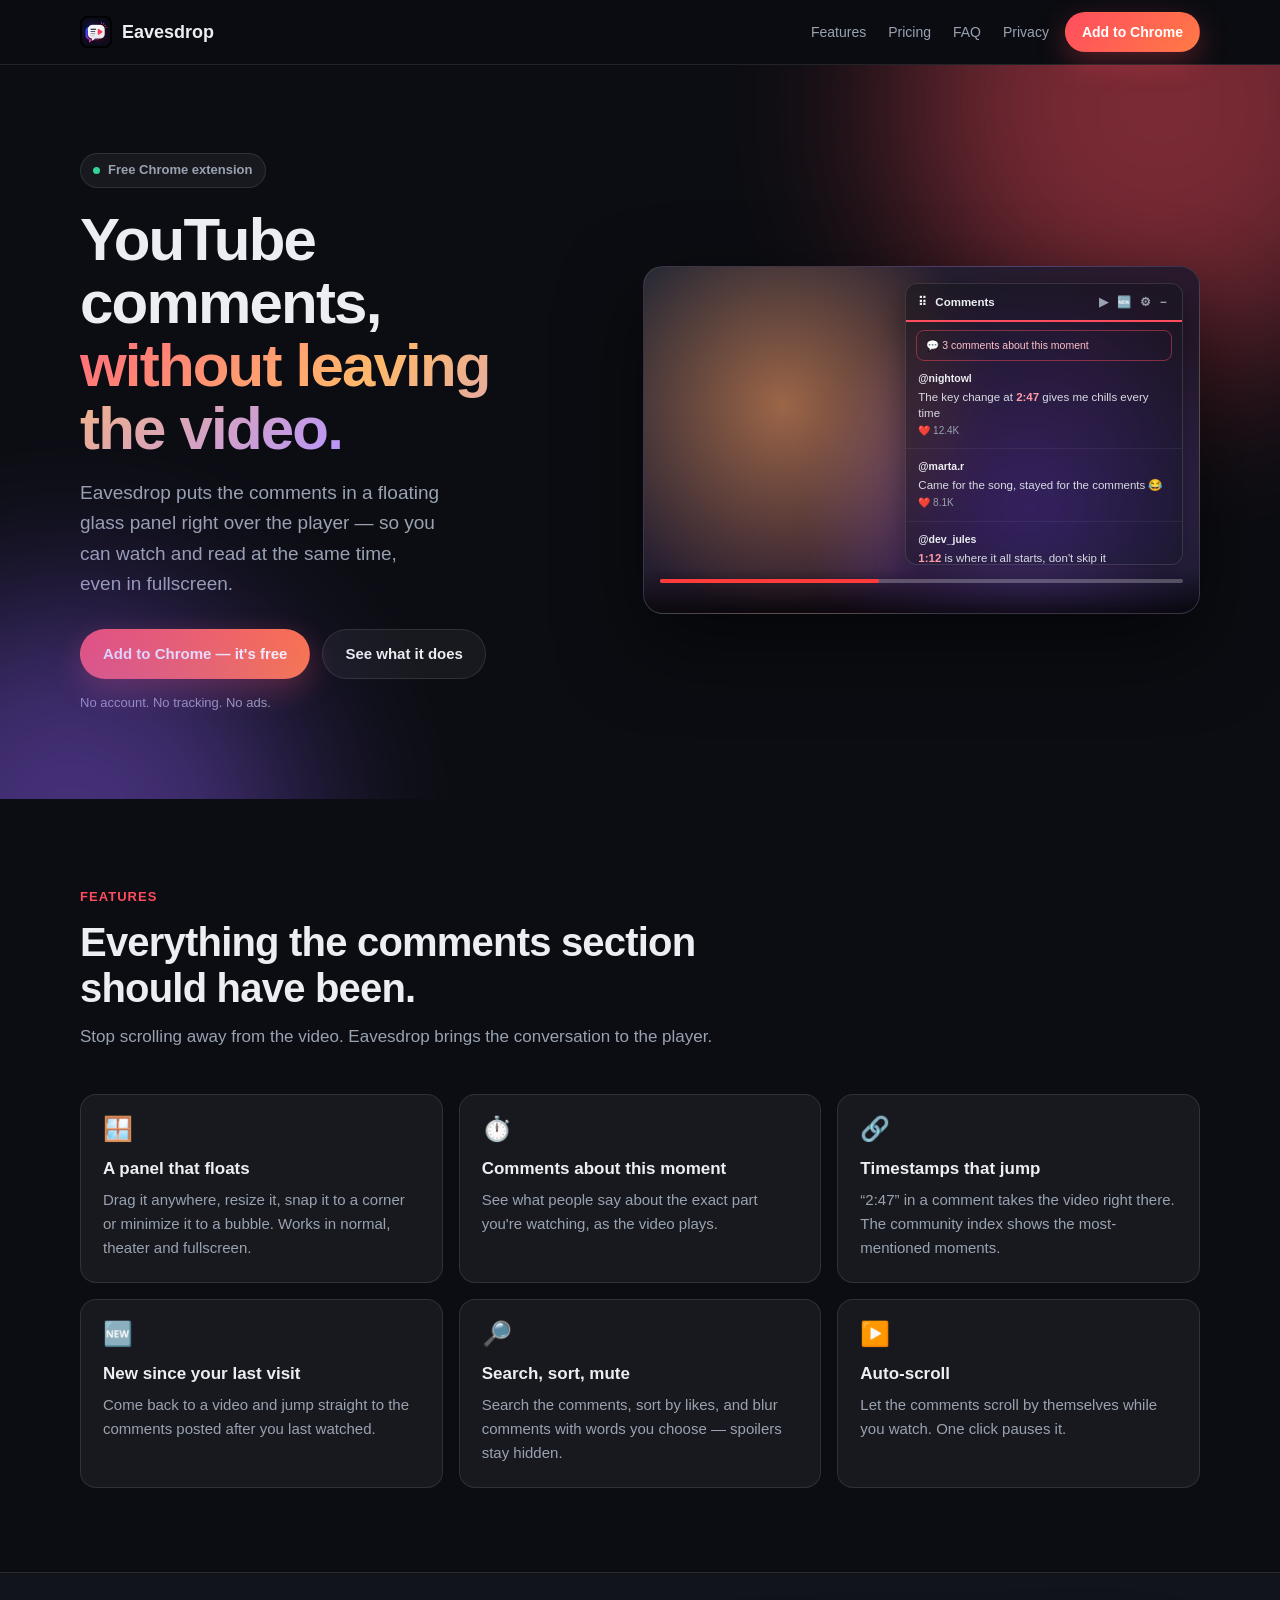
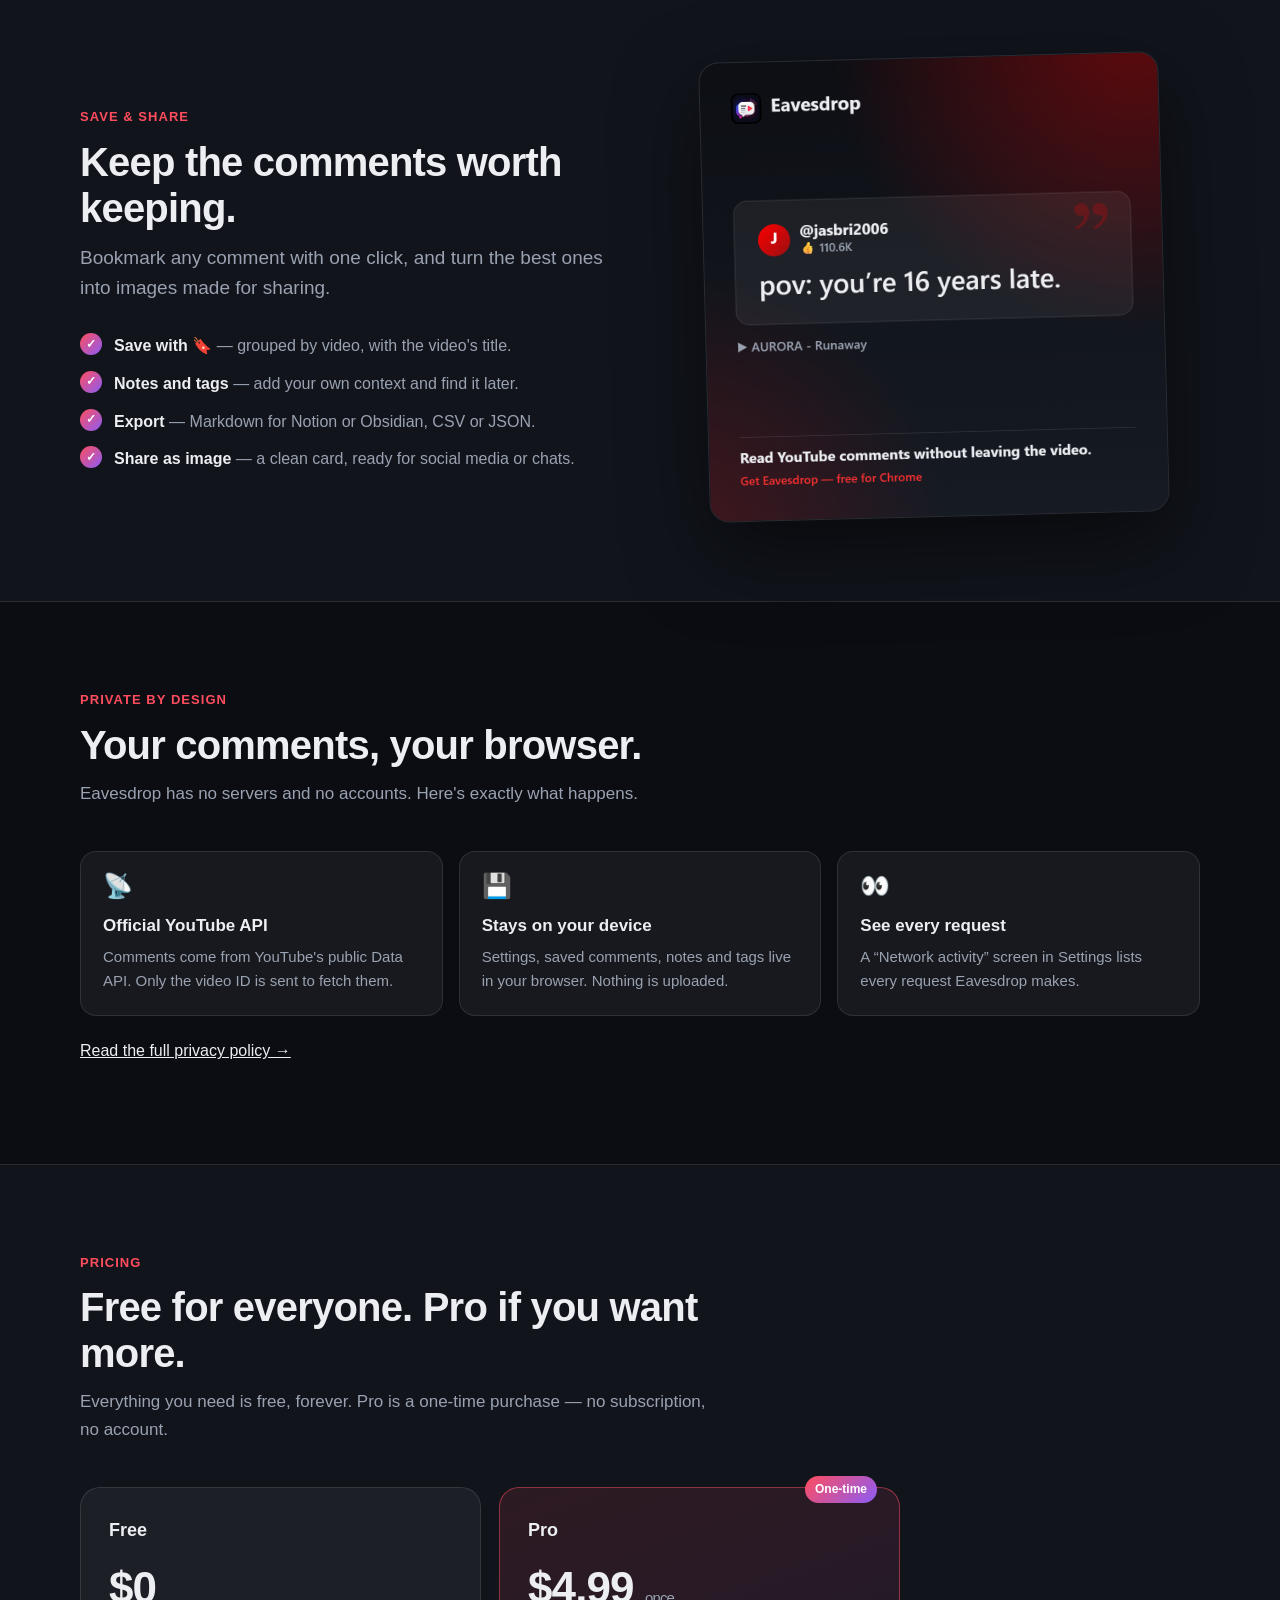
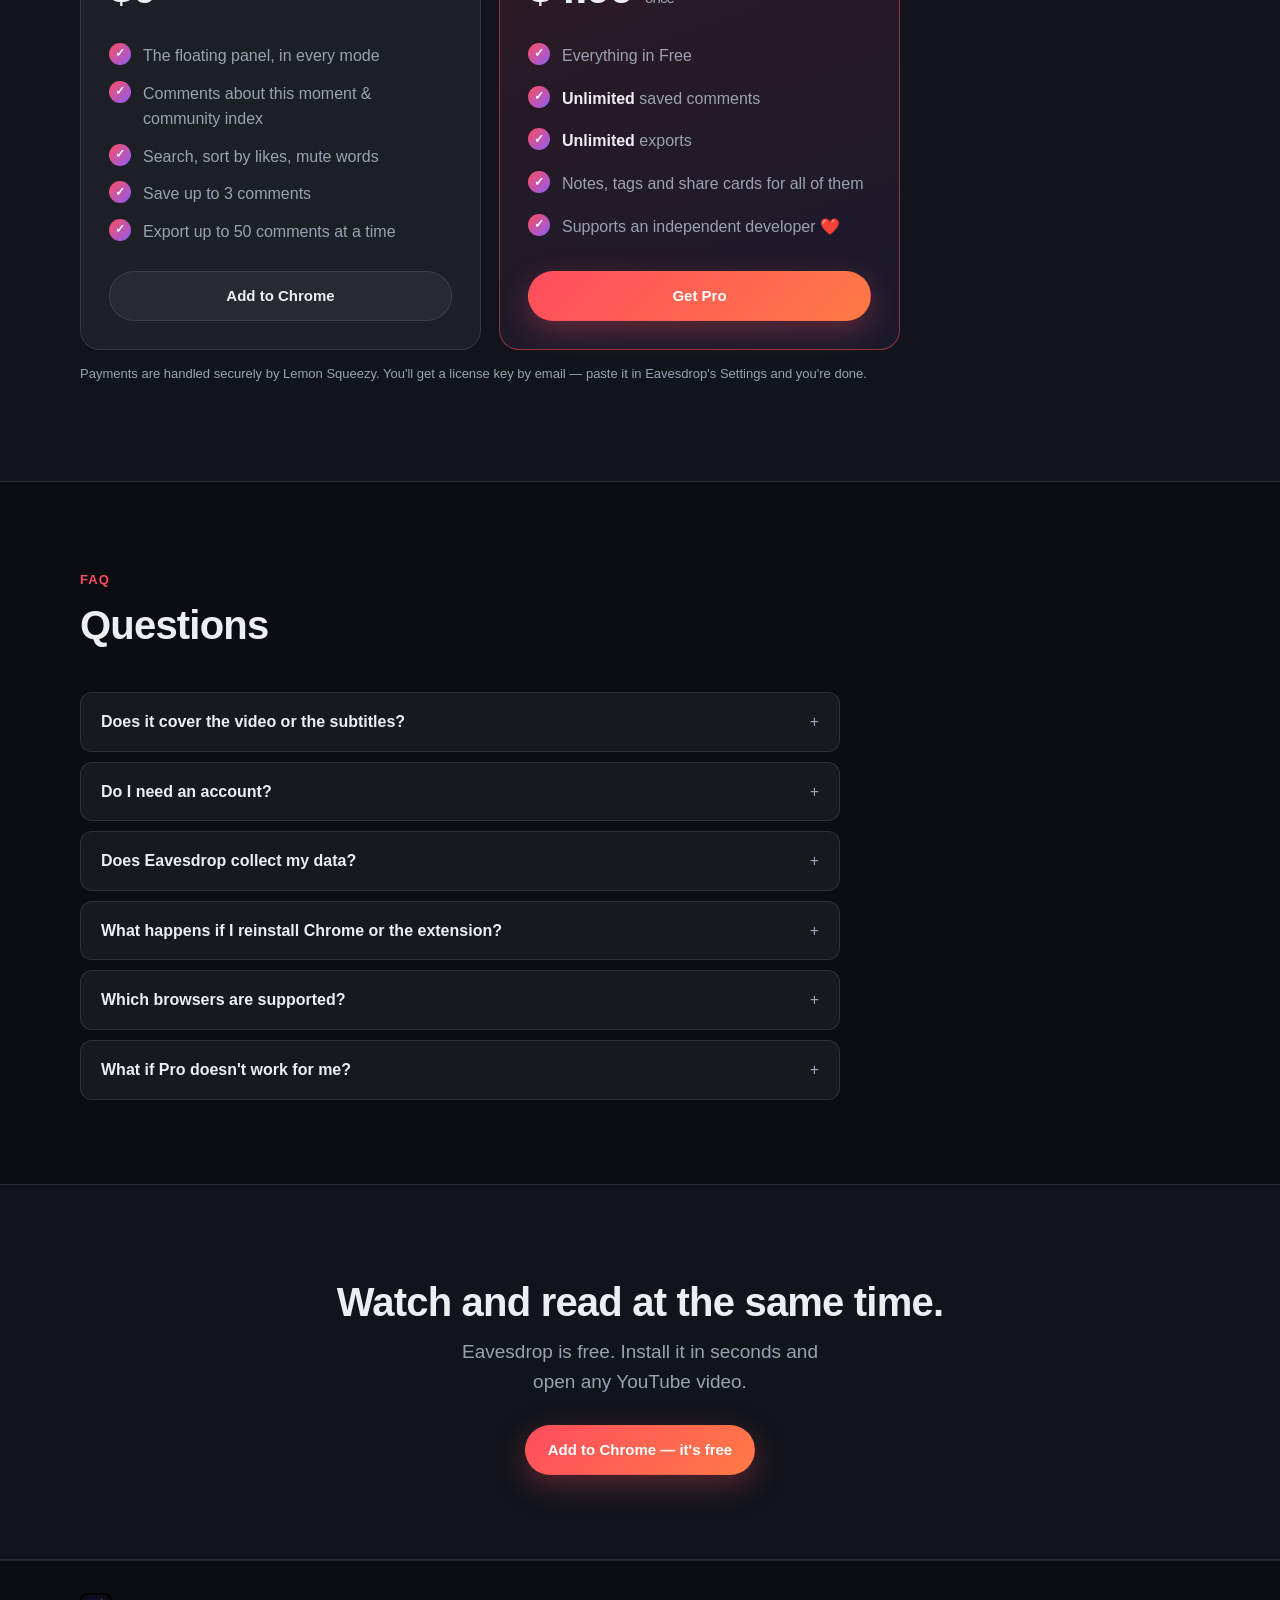
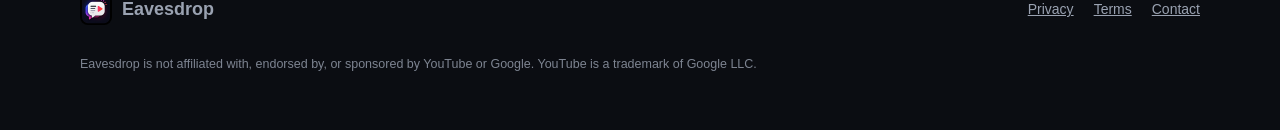
<file: index.html>
<!doctype html>
<html lang="en">
  <head>
    <meta charset="utf-8" />
    <meta name="viewport" content="width=device-width, initial-scale=1" />
    <title>Eavesdrop — YouTube comments without leaving the video</title>
    <meta
      name="description"
      content="Eavesdrop is a Chrome extension that shows YouTube comments in a floating glass panel over the video. Watch and read at the same time — free, private, no account."
    />
    <meta property="og:title" content="Eavesdrop — YouTube comments without leaving the video" />
    <meta
      property="og:description"
      content="A floating comments panel over the YouTube player. Timestamps that jump, comments about this moment, save and share. Free Chrome extension."
    />
    <meta property="og:image" content="assets/share-card.png" />
    <meta property="og:type" content="website" />
    <meta name="twitter:card" content="summary_large_image" />
    <link rel="icon" type="image/png" href="assets/favicon.png" />
    <link rel="stylesheet" href="style.css" />
  </head>
  <body>
    <header class="nav">
      <div class="wrap">
        <a class="brand" href="./">
          <img src="assets/icon-128.png" alt="" width="32" height="32" />
          Eavesdrop
        </a>
        <nav class="nav-links" aria-label="Main">
          <a class="hide-sm" href="#features">Features</a>
          <a class="hide-sm" href="#pricing">Pricing</a>
          <a class="hide-sm" href="#faq">FAQ</a>
          <a href="privacy.html">Privacy</a>
        </nav>
        <a class="btn btn-primary btn-sm" data-cws href="#get">Add to Chrome</a>
      </div>
    </header>

    <main>
      <section class="hero">
        <div class="wrap">
          <div>
            <span class="eyebrow"><span class="dot"></span> Free Chrome extension</span>
            <h1>YouTube comments, <span class="grad">without leaving the video.</span></h1>
            <p class="lead">
              Eavesdrop puts the comments in a floating glass panel right over the player — so you can
              watch and read at the same time, even in fullscreen.
            </p>
            <div class="cta-row">
              <a class="btn btn-primary" data-cws href="#get">Add to Chrome — it's free</a>
              <a class="btn btn-ghost" href="#features">See what it does</a>
            </div>
            <p class="cta-note" data-cws-note>No account. No tracking. No ads.</p>
          </div>

          <div class="mock" role="img" aria-label="Eavesdrop's comments panel floating over a YouTube video">
            <div class="mock-panel" aria-hidden="true">
              <div class="mock-head"><span>⠿</span><span>Comments</span><span>▶ 🆕 ⚙ −</span></div>
              <div class="mock-moment">💬 3 comments about this moment</div>
              <div class="mock-comment">
                <b>@nightowl</b>
                <p>The key change at <span class="ts">2:47</span> gives me chills every time</p>
                <small>❤️ 12.4K</small>
              </div>
              <div class="mock-comment">
                <b>@marta.r</b>
                <p>Came for the song, stayed for the comments 😂</p>
                <small>❤️ 8.1K</small>
              </div>
              <div class="mock-comment">
                <b>@dev_jules</b>
                <p><span class="ts">1:12</span> is where it all starts, don't skip it</p>
                <small>❤️ 3.9K</small>
              </div>
              <div class="mock-comment">
                <b>@leo</b>
                <p>Who's here in 2026?</p>
                <small>❤️ 2.2K</small>
              </div>
            </div>
            <div class="mock-bar"></div>
            <div class="mock-progress"></div>
          </div>
        </div>
      </section>

      <section id="features">
        <div class="wrap">
          <div class="section-head">
            <span class="kicker">Features</span>
            <h2>Everything the comments section should have been.</h2>
            <p>Stop scrolling away from the video. Eavesdrop brings the conversation to the player.</p>
          </div>
          <div class="grid">
            <article class="card">
              <div class="icon">🪟</div>
              <h3>A panel that floats</h3>
              <p>Drag it anywhere, resize it, snap it to a corner or minimize it to a bubble. Works in normal, theater and fullscreen.</p>
            </article>
            <article class="card">
              <div class="icon">⏱️</div>
              <h3>Comments about this moment</h3>
              <p>See what people say about the exact part you're watching, as the video plays.</p>
            </article>
            <article class="card">
              <div class="icon">🔗</div>
              <h3>Timestamps that jump</h3>
              <p>“2:47” in a comment takes the video right there. The community index shows the most-mentioned moments.</p>
            </article>
            <article class="card">
              <div class="icon">🆕</div>
              <h3>New since your last visit</h3>
              <p>Come back to a video and jump straight to the comments posted after you last watched.</p>
            </article>
            <article class="card">
              <div class="icon">🔎</div>
              <h3>Search, sort, mute</h3>
              <p>Search the comments, sort by likes, and blur comments with words you choose — spoilers stay hidden.</p>
            </article>
            <article class="card">
              <div class="icon">▶️</div>
              <h3>Auto-scroll</h3>
              <p>Let the comments scroll by themselves while you watch. One click pauses it.</p>
            </article>
          </div>
        </div>
      </section>

      <section class="band">
        <div class="wrap split">
          <div>
            <span class="kicker">Save &amp; share</span>
            <h2>Keep the comments worth keeping.</h2>
            <p class="lead" style="max-width: none">
              Bookmark any comment with one click, and turn the best ones into images made for sharing.
            </p>
            <ul class="checks">
              <li><span><strong>Save with 🔖</strong> — grouped by video, with the video's title.</span></li>
              <li><span><strong>Notes and tags</strong> — add your own context and find it later.</span></li>
              <li><span><strong>Export</strong> — Markdown for Notion or Obsidian, CSV or JSON.</span></li>
              <li><span><strong>Share as image</strong> — a clean card, ready for social media or chats.</span></li>
            </ul>
          </div>
          <img
            class="share-img"
            src="assets/share-card.png"
            alt="A YouTube comment turned into a shareable image card by Eavesdrop"
            width="1080"
            height="1080"
            loading="lazy"
          />
        </div>
      </section>

      <section>
        <div class="wrap">
          <div class="section-head">
            <span class="kicker">Private by design</span>
            <h2>Your comments, your browser.</h2>
            <p>Eavesdrop has no servers and no accounts. Here's exactly what happens.</p>
          </div>
          <div class="grid">
            <article class="card">
              <div class="icon">📡</div>
              <h3>Official YouTube API</h3>
              <p>Comments come from YouTube's public Data API. Only the video ID is sent to fetch them.</p>
            </article>
            <article class="card">
              <div class="icon">💾</div>
              <h3>Stays on your device</h3>
              <p>Settings, saved comments, notes and tags live in your browser. Nothing is uploaded.</p>
            </article>
            <article class="card">
              <div class="icon">👀</div>
              <h3>See every request</h3>
              <p>A “Network activity” screen in Settings lists every request Eavesdrop makes.</p>
            </article>
          </div>
          <p style="margin-top: 22px"><a href="privacy.html">Read the full privacy policy →</a></p>
        </div>
      </section>

      <section id="pricing" class="band">
        <div class="wrap">
          <div class="section-head">
            <span class="kicker">Pricing</span>
            <h2>Free for everyone. Pro if you want more.</h2>
            <p>Everything you need is free, forever. Pro is a one-time purchase — no subscription, no account.</p>
          </div>
          <div class="pricing">
            <div class="plan">
              <h3>Free</h3>
              <div class="price">$0</div>
              <ul class="checks">
                <li>The floating panel, in every mode</li>
                <li>Comments about this moment &amp; community index</li>
                <li>Search, sort by likes, mute words</li>
                <li>Save up to 3 comments</li>
                <li>Export up to 50 comments at a time</li>
              </ul>
              <a class="btn btn-ghost" data-cws href="#get">Add to Chrome</a>
            </div>
            <div class="plan pro">
              <span class="tag">One-time</span>
              <h3>Pro</h3>
              <div class="price">$4.99 <small>once</small></div>
              <ul class="checks">
                <li>Everything in Free</li>
                <li><span><strong>Unlimited</strong> saved comments</span></li>
                <li><span><strong>Unlimited</strong> exports</span></li>
                <li>Notes, tags and share cards for all of them</li>
                <li>Supports an independent developer ❤️</li>
              </ul>
              <a class="btn btn-primary" href="https://eavesdrop.lemonsqueezy.com" rel="noopener">Get Pro</a>
            </div>
          </div>
          <p class="cta-note">
            Payments are handled securely by Lemon Squeezy. You'll get a license key by email — paste it in
            Eavesdrop's Settings and you're done.
          </p>
        </div>
      </section>

      <section id="faq">
        <div class="wrap">
          <div class="section-head">
            <span class="kicker">FAQ</span>
            <h2>Questions</h2>
          </div>
          <div class="faq">
            <details>
              <summary>Does it cover the video or the subtitles?</summary>
              <p>You decide where it goes: drag it, resize it, snap it to a corner, lower its opacity or minimize it to a small bubble. It never covers the subtitles.</p>
            </details>
            <details>
              <summary>Do I need an account?</summary>
              <p>No. Not for Eavesdrop, and not for buying Pro — checkout only asks for an email to send your license key.</p>
            </details>
            <details>
              <summary>Does Eavesdrop collect my data?</summary>
              <p>No. It has no servers. Comments are fetched from YouTube's official API with only the video ID, and everything you save stays in your browser. See the <a href="privacy.html">privacy policy</a>.</p>
            </details>
            <details>
              <summary>What happens if I reinstall Chrome or the extension?</summary>
              <p>Paste the same license key again in Settings. It's in the confirmation email from your purchase.</p>
            </details>
            <details>
              <summary>Which browsers are supported?</summary>
              <p>Google Chrome and Chromium-based browsers that support Chrome Web Store extensions, like Edge and Brave.</p>
            </details>
            <details>
              <summary>What if Pro doesn't work for me?</summary>
              <p>If something isn't working for you, reply to your purchase email and we'll sort it out.</p>
            </details>
          </div>
        </div>
      </section>

      <section id="get" class="final band">
        <div class="wrap">
          <h2>Watch and read at the same time.</h2>
          <p class="lead">Eavesdrop is free. Install it in seconds and open any YouTube video.</p>
          <div class="cta-row">
            <a class="btn btn-primary" data-cws href="#get">Add to Chrome — it's free</a>
          </div>
          <p class="cta-note" data-cws-soon hidden>Coming soon to the Chrome Web Store.</p>
        </div>
      </section>
    </main>

    <footer>
      <div class="wrap">
        <a class="brand" href="./">
          <img src="assets/icon-128.png" alt="" width="24" height="24" />
          Eavesdrop
        </a>
        <nav aria-label="Footer">
          <a href="privacy.html">Privacy</a>
          <a href="terms.html">Terms</a>
          <a href="mailto:fixcelservice@gmail.com">Contact</a>
        </nav>
        <p class="disclaimer">
          Eavesdrop is not affiliated with, endorsed by, or sponsored by YouTube or Google. YouTube is a trademark of Google LLC.
        </p>
      </div>
    </footer>

    <script>
      // Link de la Chrome Web Store: pegarlo aca cuando la ficha este
      // publicada. Mientras este vacio, los botones "Add to Chrome" llevan
      // al final de la pagina y se muestra "Coming soon".
      const CHROME_WEB_STORE_URL = 'https://chromewebstore.google.com/detail/ibinjbffelhnknbgakdfkjeelppacncd';
      if (CHROME_WEB_STORE_URL) {
        document.querySelectorAll('[data-cws]').forEach((a) => {
          a.href = CHROME_WEB_STORE_URL;
          a.rel = 'noopener';
        });
      } else {
        document.querySelectorAll('[data-cws-soon]').forEach((el) => (el.hidden = false));
      }
    </script>
  </body>
</html>
</file>
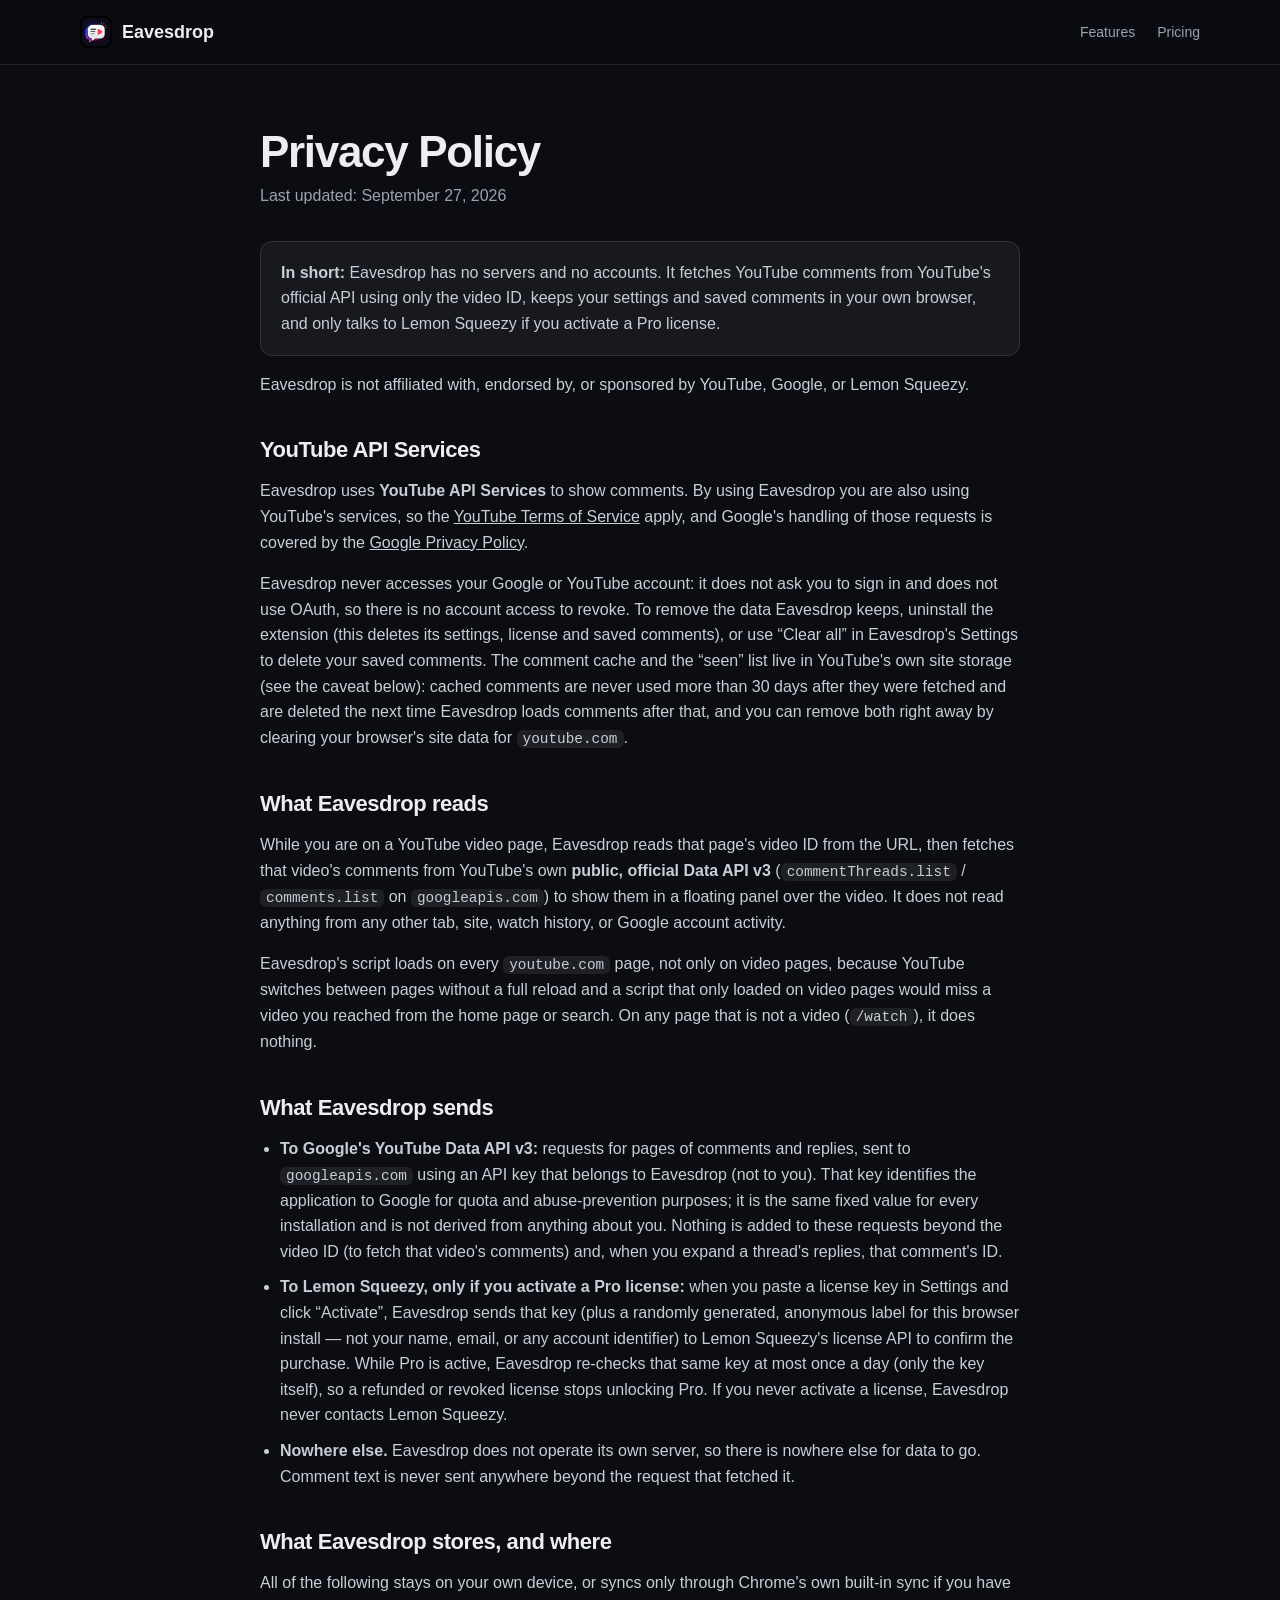
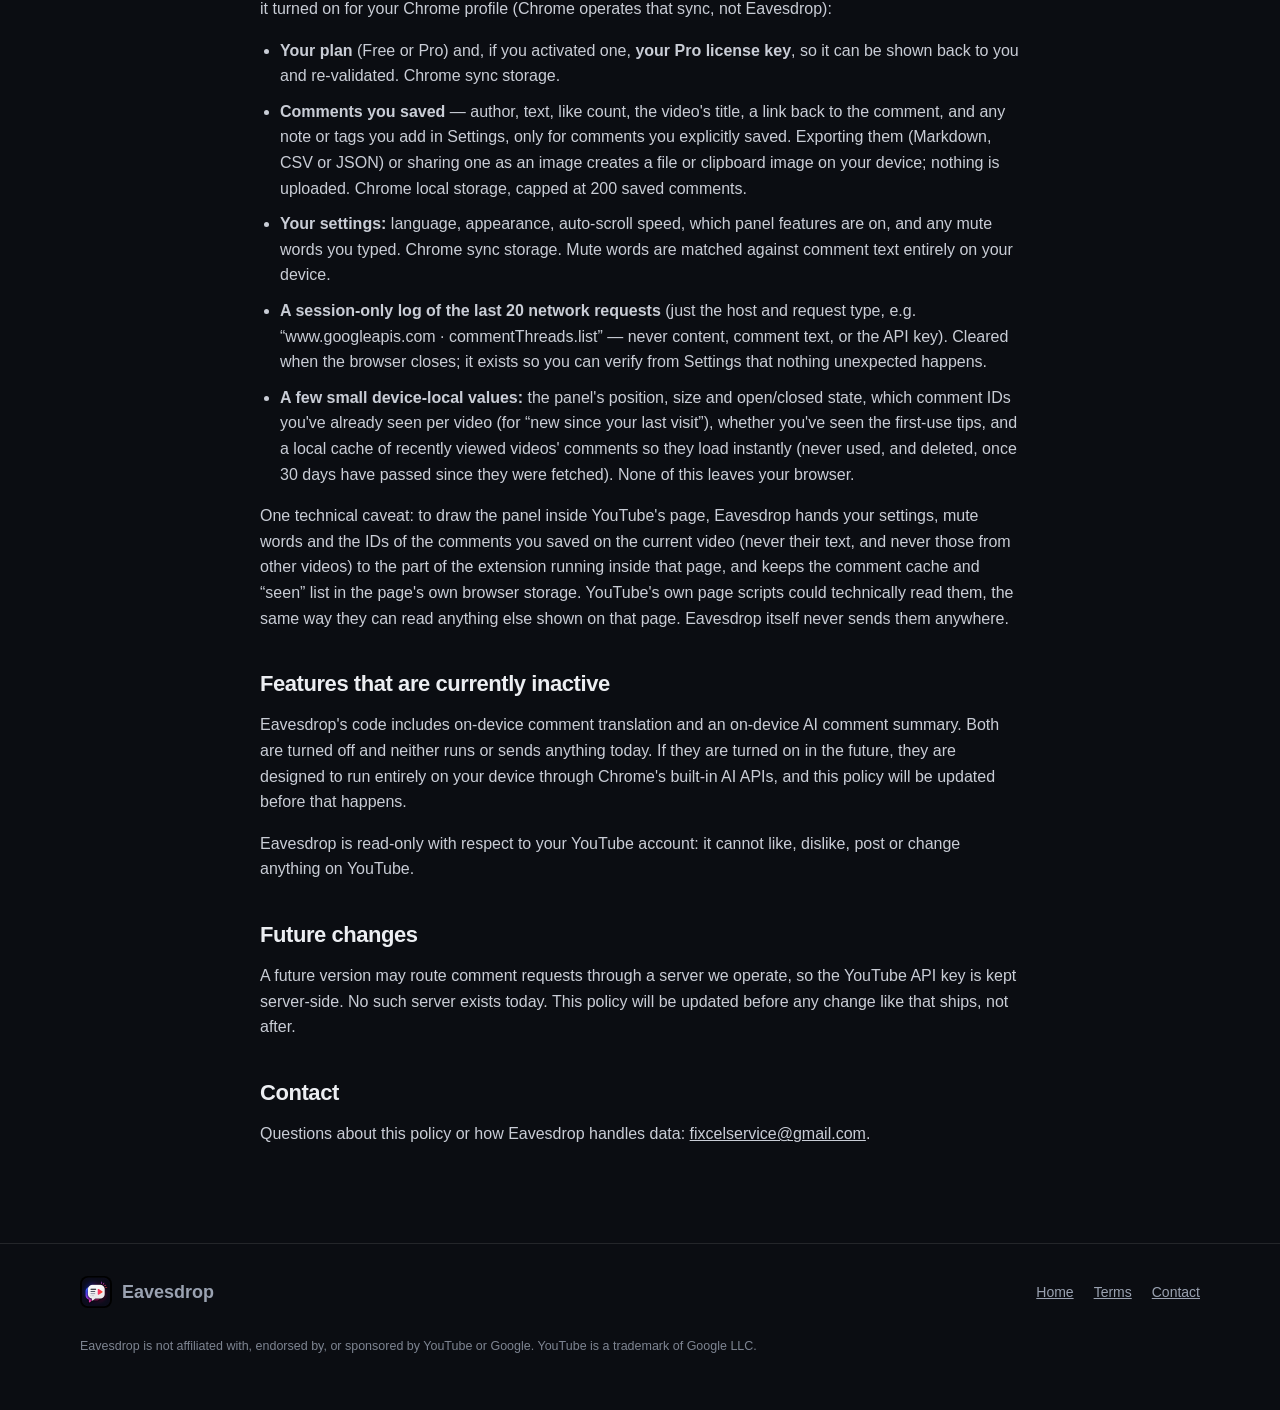
<file: privacy.html>
<!doctype html>
<html lang="en">
  <head>
    <meta charset="utf-8" />
    <meta name="viewport" content="width=device-width, initial-scale=1" />
    <title>Privacy Policy — Eavesdrop</title>
    <meta name="description" content="What Eavesdrop reads, sends and stores. No servers, no accounts, no tracking." />
    <link rel="icon" type="image/png" href="assets/favicon.png" />
    <link rel="stylesheet" href="style.css" />
  </head>
  <body>
    <header class="nav">
      <div class="wrap">
        <a class="brand" href="./">
          <img src="assets/icon-128.png" alt="" width="32" height="32" />
          Eavesdrop
        </a>
        <nav class="nav-links" aria-label="Main">
          <a href="./#features">Features</a>
          <a href="./#pricing">Pricing</a>
        </nav>
      </div>
    </header>

    <main class="legal">
      <div class="wrap">
        <h1>Privacy Policy</h1>
        <p class="updated">Last updated: September 27, 2026</p>

        <div class="summary">
          <p style="margin: 0">
            <strong>In short:</strong> Eavesdrop has no servers and no accounts. It fetches YouTube comments from
            YouTube's official API using only the video ID, keeps your settings and saved comments in your own browser,
            and only talks to Lemon Squeezy if you activate a Pro license.
          </p>
        </div>

        <p>Eavesdrop is not affiliated with, endorsed by, or sponsored by YouTube, Google, or Lemon Squeezy.</p>

        <h2>YouTube API Services</h2>
        <p>
          Eavesdrop uses <strong>YouTube API Services</strong> to show comments. By using Eavesdrop you are also using
          YouTube's services, so the
          <a href="https://www.youtube.com/t/terms" target="_blank" rel="noopener noreferrer">YouTube Terms of Service</a>
          apply, and Google's handling of those requests is covered by the
          <a href="https://policies.google.com/privacy" target="_blank" rel="noopener noreferrer">Google Privacy Policy</a>.
        </p>
        <p>
          Eavesdrop never accesses your Google or YouTube account: it does not ask you to sign in and does not use OAuth,
          so there is no account access to revoke. To remove the data Eavesdrop keeps, uninstall the extension (this
          deletes its settings, license and saved comments), or use “Clear all” in Eavesdrop's Settings to delete your
          saved comments. The comment cache and the “seen” list live in YouTube's own site storage (see the caveat
          below): cached comments are never used more than 30 days after they were fetched and are deleted the next time
          Eavesdrop loads comments after that, and you can remove both right away by clearing your browser's site data for <code>youtube.com</code>.
        </p>

        <h2>What Eavesdrop reads</h2>
        <p>
          While you are on a YouTube video page, Eavesdrop reads that page's video ID from the URL, then fetches that
          video's comments from YouTube's own <strong>public, official Data API v3</strong>
          (<code>commentThreads.list</code> / <code>comments.list</code> on <code>googleapis.com</code>) to show them in a
          floating panel over the video. It does not read anything from any other tab, site, watch history, or Google
          account activity.
        </p>
        <p>
          Eavesdrop's script loads on every <code>youtube.com</code> page, not only on video pages, because YouTube
          switches between pages without a full reload and a script that only loaded on video pages would miss a video
          you reached from the home page or search. On any page that is not a video (<code>/watch</code>), it does
          nothing.
        </p>

        <h2>What Eavesdrop sends</h2>
        <ul>
          <li>
            <strong>To Google's YouTube Data API v3:</strong> requests for pages of comments and replies, sent to
            <code>googleapis.com</code> using an API key that belongs to Eavesdrop (not to you). That key identifies the
            application to Google for quota and abuse-prevention purposes; it is the same fixed value for every
            installation and is not derived from anything about you. Nothing is added to these requests beyond the video
            ID (to fetch that video's comments) and, when you expand a thread's replies, that comment's ID.
          </li>
          <li>
            <strong>To Lemon Squeezy, only if you activate a Pro license:</strong> when you paste a license key in
            Settings and click “Activate”, Eavesdrop sends that key (plus a randomly generated, anonymous label for this
            browser install — not your name, email, or any account identifier) to Lemon Squeezy's license API to confirm
            the purchase. While Pro is active, Eavesdrop re-checks that same key at most once a day (only the key itself),
            so a refunded or revoked license stops unlocking Pro. If you never activate a license, Eavesdrop never
            contacts Lemon Squeezy.
          </li>
          <li>
            <strong>Nowhere else.</strong> Eavesdrop does not operate its own server, so there is nowhere else for data to
            go. Comment text is never sent anywhere beyond the request that fetched it.
          </li>
        </ul>

        <h2>What Eavesdrop stores, and where</h2>
        <p>
          All of the following stays on your own device, or syncs only through Chrome's own built-in sync if you have it
          turned on for your Chrome profile (Chrome operates that sync, not Eavesdrop):
        </p>
        <ul>
          <li>
            <strong>Your plan</strong> (Free or Pro) and, if you activated one, <strong>your Pro license key</strong>, so
            it can be shown back to you and re-validated. Chrome sync storage.
          </li>
          <li>
            <strong>Comments you saved</strong> — author, text, like count, the video's title, a link back to the comment,
            and any note or tags you add in Settings, only for comments you explicitly saved. Exporting them (Markdown,
            CSV or JSON) or sharing one as an image creates a file or clipboard image on your device; nothing is uploaded.
            Chrome local storage, capped at 200 saved comments.
          </li>
          <li>
            <strong>Your settings:</strong> language, appearance, auto-scroll speed, which panel features are on, and any
            mute words you typed. Chrome sync storage. Mute words are matched against comment text entirely on your
            device.
          </li>
          <li>
            <strong>A session-only log of the last 20 network requests</strong> (just the host and request type, e.g.
            “www.googleapis.com · commentThreads.list” — never content, comment text, or the API key). Cleared when the
            browser closes; it exists so you can verify from Settings that nothing unexpected happens.
          </li>
          <li>
            <strong>A few small device-local values:</strong> the panel's position, size and open/closed state, which
            comment IDs you've already seen per video (for “new since your last visit”), whether you've seen the
            first-use tips, and a local cache of recently viewed videos' comments so they load instantly (never used, and
            deleted, once 30 days have passed since they were fetched). None of this leaves your browser.
          </li>
        </ul>
        <p>
          One technical caveat: to draw the panel inside YouTube's page, Eavesdrop hands your settings, mute words and the
          IDs of the comments you saved on the current video (never their text, and never those from other videos) to
          the part of the extension running inside that page, and keeps the comment cache and “seen” list in the page's
          own browser storage. YouTube's own page scripts could technically read them, the same way they can read
          anything else shown on that page. Eavesdrop itself never sends them anywhere.
        </p>

        <h2>Features that are currently inactive</h2>
        <p>
          Eavesdrop's code includes on-device comment translation and an on-device AI comment summary. Both are turned
          off and neither runs or sends anything today. If they are turned on in the future, they are designed to run
          entirely on your device through Chrome's built-in AI APIs, and this policy will be updated before that
          happens.
        </p>
        <p>
          Eavesdrop is read-only with respect to your YouTube account: it cannot like, dislike, post or change anything on
          YouTube.
        </p>

        <h2>Future changes</h2>
        <p>
          A future version may route comment requests through a server we operate, so the YouTube API key is kept
          server-side. No such server exists today. This policy will be updated before any change like that ships, not
          after.
        </p>

        <h2>Contact</h2>
        <p>
          Questions about this policy or how Eavesdrop handles data:
          <a href="mailto:fixcelservice@gmail.com">fixcelservice@gmail.com</a>.
        </p>
      </div>
    </main>

    <footer>
      <div class="wrap">
        <a class="brand" href="./">
          <img src="assets/icon-128.png" alt="" width="24" height="24" />
          Eavesdrop
        </a>
        <nav aria-label="Footer">
          <a href="./">Home</a>
          <a href="terms.html">Terms</a>
          <a href="mailto:fixcelservice@gmail.com">Contact</a>
        </nav>
        <p class="disclaimer">
          Eavesdrop is not affiliated with, endorsed by, or sponsored by YouTube or Google. YouTube is a trademark of Google LLC.
        </p>
      </div>
    </footer>
  </body>
</html>
</file>
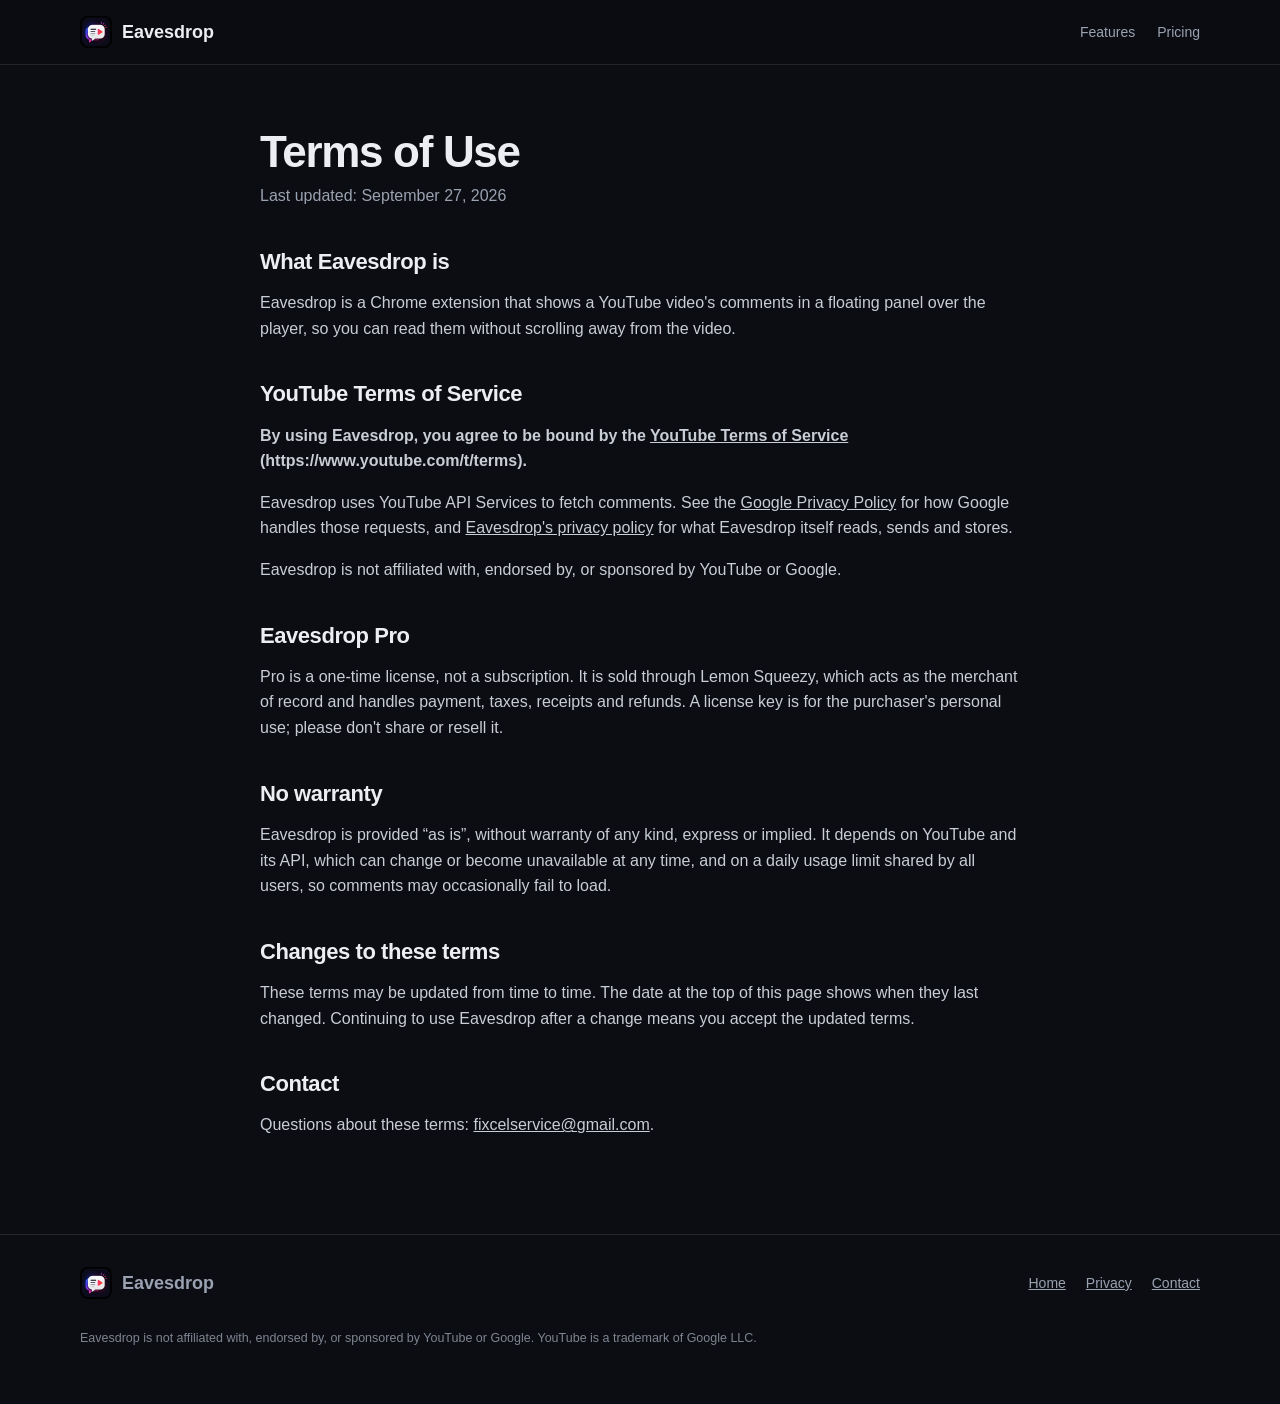
<file: terms.html>
<!doctype html>
<html lang="en">
  <head>
    <meta charset="utf-8" />
    <meta name="viewport" content="width=device-width, initial-scale=1" />
    <title>Terms of Use — Eavesdrop</title>
    <meta name="description" content="The terms for using Eavesdrop, the Chrome extension that shows YouTube comments next to the video." />
    <link rel="icon" type="image/png" href="assets/favicon.png" />
    <link rel="stylesheet" href="style.css" />
  </head>
  <body>
    <header class="nav">
      <div class="wrap">
        <a class="brand" href="./">
          <img src="assets/icon-128.png" alt="" width="32" height="32" />
          Eavesdrop
        </a>
        <nav class="nav-links" aria-label="Main">
          <a href="./#features">Features</a>
          <a href="./#pricing">Pricing</a>
        </nav>
      </div>
    </header>

    <main class="legal">
      <div class="wrap">
        <h1>Terms of Use</h1>
        <p class="updated">Last updated: September 27, 2026</p>

        <h2>What Eavesdrop is</h2>
        <p>
          Eavesdrop is a Chrome extension that shows a YouTube video's comments in a floating panel over the player, so
          you can read them without scrolling away from the video.
        </p>

        <h2>YouTube Terms of Service</h2>
        <p>
          <strong>By using Eavesdrop, you agree to be bound by the
          <a href="https://www.youtube.com/t/terms" target="_blank" rel="noopener noreferrer">YouTube Terms of Service</a>
          (https://www.youtube.com/t/terms).</strong>
        </p>
        <p>
          Eavesdrop uses YouTube API Services to fetch comments. See the
          <a href="https://policies.google.com/privacy" target="_blank" rel="noopener noreferrer">Google Privacy Policy</a>
          for how Google handles those requests, and <a href="privacy.html">Eavesdrop's privacy policy</a> for what
          Eavesdrop itself reads, sends and stores.
        </p>
        <p>Eavesdrop is not affiliated with, endorsed by, or sponsored by YouTube or Google.</p>

        <h2>Eavesdrop Pro</h2>
        <p>
          Pro is a one-time license, not a subscription. It is sold through Lemon Squeezy, which acts as the merchant of
          record and handles payment, taxes, receipts and refunds. A license key is for the purchaser's personal use; please
          don't share or resell it.
        </p>

        <h2>No warranty</h2>
        <p>
          Eavesdrop is provided “as is”, without warranty of any kind, express or implied. It depends on YouTube and its
          API, which can change or become unavailable at any time, and on a daily usage limit shared by all users, so
          comments may occasionally fail to load.
        </p>

        <h2>Changes to these terms</h2>
        <p>
          These terms may be updated from time to time. The date at the top of this page shows when they last changed.
          Continuing to use Eavesdrop after a change means you accept the updated terms.
        </p>

        <h2>Contact</h2>
        <p>
          Questions about these terms:
          <a href="mailto:fixcelservice@gmail.com">fixcelservice@gmail.com</a>.
        </p>
      </div>
    </main>

    <footer>
      <div class="wrap">
        <a class="brand" href="./">
          <img src="assets/icon-128.png" alt="" width="24" height="24" />
          Eavesdrop
        </a>
        <nav aria-label="Footer">
          <a href="./">Home</a>
          <a href="privacy.html">Privacy</a>
          <a href="mailto:fixcelservice@gmail.com">Contact</a>
        </nav>
        <p class="disclaimer">
          Eavesdrop is not affiliated with, endorsed by, or sponsored by YouTube or Google. YouTube is a trademark of Google LLC.
        </p>
      </div>
    </footer>
  </body>
</html>
</file>
<file: style.css>
:root {
  color-scheme: dark;
  --bg: #0b0d12;
  --bg-2: #11141b;
  --surface: rgba(255, 255, 255, 0.05);
  --surface-strong: rgba(255, 255, 255, 0.08);
  --border: rgba(255, 255, 255, 0.1);
  --text: #eceef2;
  --muted: #9aa2b1;
  --accent: #ff4d5e;
  --accent-2: #8b5cf6;
  --radius: 16px;
  --font: -apple-system, "Segoe UI Variable", "Segoe UI", Roboto, "Helvetica Neue", Arial, sans-serif;
}

* {
  box-sizing: border-box;
}

html {
  scroll-behavior: smooth;
}

body {
  margin: 0;
  background: var(--bg);
  color: var(--text);
  font-family: var(--font);
  font-size: 16px;
  line-height: 1.6;
  -webkit-font-smoothing: antialiased;
}

a {
  color: inherit;
}

img {
  max-width: 100%;
  height: auto;
  display: block;
}

.wrap {
  width: min(1120px, calc(100% - 32px));
  margin: 0 auto;
}

/* Nav */
.nav {
  position: sticky;
  top: 0;
  z-index: 10;
  background: rgba(11, 13, 18, 0.75);
  backdrop-filter: blur(14px);
  -webkit-backdrop-filter: blur(14px);
  border-bottom: 1px solid var(--border);
}

.nav .wrap {
  display: flex;
  align-items: center;
  gap: 16px;
  height: 64px;
}

.brand {
  display: flex;
  align-items: center;
  gap: 10px;
  font-weight: 700;
  font-size: 18px;
  text-decoration: none;
}

.brand img {
  width: 32px;
  height: 32px;
  border-radius: 8px;
}

.nav-links {
  display: flex;
  gap: 22px;
  margin-left: auto;
  font-size: 14px;
}

.nav-links a {
  color: var(--muted);
  text-decoration: none;
}

.nav-links a:hover {
  color: var(--text);
}

@media (max-width: 720px) {
  .nav-links .hide-sm {
    display: none;
  }
}

/* Buttons */
.btn {
  display: inline-flex;
  align-items: center;
  gap: 8px;
  padding: 12px 22px;
  border-radius: 999px;
  font-weight: 600;
  font-size: 15px;
  text-decoration: none;
  border: 1px solid transparent;
  transition: transform 0.15s ease, background 0.15s ease, border-color 0.15s ease;
}

.btn:hover {
  transform: translateY(-1px);
}

.btn:focus-visible {
  outline: 2px solid var(--accent);
  outline-offset: 3px;
}

.btn-primary {
  background: linear-gradient(135deg, var(--accent), #ff7a45);
  color: #fff;
  box-shadow: 0 10px 30px rgba(255, 77, 94, 0.3);
}

.btn-ghost {
  border-color: var(--border);
  background: var(--surface);
  color: var(--text);
}

.btn-ghost:hover {
  border-color: rgba(255, 255, 255, 0.25);
}

.btn-sm {
  padding: 8px 16px;
  font-size: 14px;
}

/* Hero */
.hero {
  position: relative;
  overflow: hidden;
  padding: 88px 0 72px;
}

.hero::before,
.hero::after {
  content: "";
  position: absolute;
  border-radius: 50%;
  filter: blur(90px);
  opacity: 0.45;
  pointer-events: none;
}

.hero::before {
  width: 520px;
  height: 520px;
  background: var(--accent);
  top: -220px;
  right: -140px;
}

.hero::after {
  width: 460px;
  height: 460px;
  background: var(--accent-2);
  bottom: -260px;
  left: -160px;
}

.hero .wrap {
  position: relative;
  display: grid;
  grid-template-columns: 1fr 1.1fr;
  gap: 56px;
  align-items: center;
}

@media (max-width: 900px) {
  .hero {
    padding: 56px 0 48px;
  }
  .hero .wrap {
    grid-template-columns: 1fr;
    gap: 40px;
  }
}

.eyebrow {
  display: inline-flex;
  align-items: center;
  gap: 8px;
  padding: 6px 12px;
  border-radius: 999px;
  border: 1px solid var(--border);
  background: var(--surface);
  color: var(--muted);
  font-size: 13px;
  font-weight: 600;
}

.eyebrow .dot {
  width: 7px;
  height: 7px;
  border-radius: 50%;
  background: #34d399;
}

h1 {
  font-size: clamp(38px, 5.4vw, 60px);
  line-height: 1.05;
  letter-spacing: -0.03em;
  margin: 20px 0 18px;
}

h1 .grad {
  background: linear-gradient(135deg, #ff6b7a, #ffb86b 45%, #b794ff);
  -webkit-background-clip: text;
  background-clip: text;
  color: transparent;
}

.lead {
  font-size: 19px;
  color: var(--muted);
  max-width: 34ch;
  margin: 0 0 30px;
}

.cta-row {
  display: flex;
  flex-wrap: wrap;
  gap: 12px;
  align-items: center;
}

.cta-note {
  margin-top: 14px;
  font-size: 13px;
  color: var(--muted);
}

/* Player mockup */
.mock {
  position: relative;
  aspect-ratio: 16 / 10;
  border-radius: 20px;
  overflow: hidden;
  border: 1px solid var(--border);
  box-shadow: 0 30px 80px rgba(0, 0, 0, 0.55);
  background:
    radial-gradient(circle at 25% 40%, rgba(255, 160, 90, 0.55), transparent 45%),
    radial-gradient(circle at 70% 70%, rgba(139, 92, 246, 0.5), transparent 50%),
    linear-gradient(135deg, #1d2333, #2b1a2e 60%, #12151e);
}

.mock-bar {
  position: absolute;
  left: 0;
  right: 0;
  bottom: 0;
  height: 44px;
  background: linear-gradient(to top, rgba(0, 0, 0, 0.7), transparent);
}

.mock-progress {
  position: absolute;
  left: 16px;
  right: 16px;
  bottom: 30px;
  height: 4px;
  border-radius: 2px;
  background: rgba(255, 255, 255, 0.25);
}

.mock-progress::after {
  content: "";
  position: absolute;
  inset: 0 58% 0 0;
  border-radius: 2px;
  background: #ff3b3b;
}

.mock-panel {
  position: absolute;
  top: 16px;
  right: 16px;
  width: 50%;
  max-height: calc(100% - 64px);
  display: flex;
  flex-direction: column;
  border-radius: 12px;
  background: rgba(18, 20, 24, 0.55);
  backdrop-filter: blur(18px) saturate(160%);
  -webkit-backdrop-filter: blur(18px) saturate(160%);
  border: 1px solid rgba(255, 255, 255, 0.12);
  box-shadow: 0 12px 30px rgba(0, 0, 0, 0.4);
  font-size: 11.5px;
  overflow: hidden;
}

.mock-head {
  display: flex;
  align-items: center;
  gap: 8px;
  padding: 9px 12px;
  font-weight: 700;
  border-bottom: 2px solid var(--accent);
}

.mock-head span:last-child {
  margin-left: auto;
  color: var(--muted);
  letter-spacing: 3px;
}

.mock-moment {
  margin: 8px 10px 0;
  padding: 6px 9px;
  border-radius: 8px;
  border: 1px solid rgba(255, 77, 94, 0.45);
  color: #ffc2c8;
  font-size: 10.5px;
}

.mock-comment {
  padding: 9px 12px;
  border-bottom: 1px solid rgba(255, 255, 255, 0.06);
}

.mock-comment b {
  display: block;
  font-size: 10.5px;
}

.mock-comment p {
  margin: 2px 0 0;
  color: #d9dce3;
  line-height: 1.4;
}

.mock-comment .ts {
  color: #ff9aa4;
  font-weight: 600;
}

.mock-comment small {
  color: var(--muted);
  font-size: 10px;
}

@media (max-width: 520px) {
  .mock-panel {
    width: 62%;
    font-size: 10px;
  }
  .mock-comment:nth-of-type(n + 4) {
    display: none;
  }
}

/* Sections */
section {
  padding: 84px 0;
}

.section-head {
  max-width: 640px;
  margin-bottom: 44px;
}

.kicker {
  color: var(--accent);
  font-weight: 700;
  font-size: 13px;
  letter-spacing: 0.08em;
  text-transform: uppercase;
}

h2 {
  font-size: clamp(28px, 3.6vw, 40px);
  line-height: 1.15;
  letter-spacing: -0.02em;
  margin: 10px 0 12px;
}

.section-head p {
  color: var(--muted);
  margin: 0;
  font-size: 17px;
}

.grid {
  display: grid;
  grid-template-columns: repeat(3, 1fr);
  gap: 16px;
}

@media (max-width: 900px) {
  .grid {
    grid-template-columns: repeat(2, 1fr);
  }
}

@media (max-width: 600px) {
  .grid {
    grid-template-columns: 1fr;
  }
}

.card {
  padding: 22px;
  border-radius: var(--radius);
  border: 1px solid var(--border);
  background: var(--surface);
}

.card .icon {
  font-size: 24px;
  line-height: 1;
}

.card h3 {
  margin: 14px 0 6px;
  font-size: 17px;
}

.card p {
  margin: 0;
  color: var(--muted);
  font-size: 15px;
}

/* Split (save & share) */
.split {
  display: grid;
  grid-template-columns: 1fr 1fr;
  gap: 56px;
  align-items: center;
}

@media (max-width: 900px) {
  .split {
    grid-template-columns: 1fr;
    gap: 36px;
  }
}

.checks {
  list-style: none;
  padding: 0;
  margin: 24px 0 0;
  display: grid;
  gap: 12px;
}

.checks li {
  display: flex;
  gap: 12px;
  color: var(--muted);
}

.checks li::before {
  content: "✓";
  flex-shrink: 0;
  width: 22px;
  height: 22px;
  border-radius: 50%;
  display: grid;
  place-items: center;
  font-size: 12px;
  font-weight: 700;
  color: #fff;
  background: linear-gradient(135deg, var(--accent), var(--accent-2));
}

.checks strong {
  color: var(--text);
}

.share-img {
  width: 100%;
  max-width: 460px;
  justify-self: center;
  border-radius: 20px;
  border: 1px solid var(--border);
  box-shadow: 0 30px 80px rgba(0, 0, 0, 0.5);
  transform: rotate(-1.5deg);
}

/* Privacy band */
.band {
  background: var(--bg-2);
  border-top: 1px solid var(--border);
  border-bottom: 1px solid var(--border);
}

/* Pricing */
.pricing {
  display: grid;
  grid-template-columns: 1fr 1fr;
  gap: 18px;
  max-width: 820px;
}

@media (max-width: 720px) {
  .pricing {
    grid-template-columns: 1fr;
  }
}

.plan {
  position: relative;
  padding: 28px;
  border-radius: 20px;
  border: 1px solid var(--border);
  background: var(--surface);
  display: flex;
  flex-direction: column;
}

.plan.pro {
  border-color: rgba(255, 77, 94, 0.5);
  background: linear-gradient(160deg, rgba(255, 77, 94, 0.12), rgba(139, 92, 246, 0.08));
}

.plan .tag {
  position: absolute;
  top: -12px;
  right: 22px;
  padding: 4px 10px;
  border-radius: 999px;
  font-size: 12px;
  font-weight: 700;
  background: linear-gradient(135deg, var(--accent), var(--accent-2));
  color: #fff;
}

.plan h3 {
  margin: 0;
  font-size: 18px;
}

.price {
  font-size: 44px;
  font-weight: 800;
  letter-spacing: -0.02em;
  margin: 8px 0 2px;
}

.price small {
  font-size: 15px;
  font-weight: 500;
  color: var(--muted);
}

.plan .checks {
  margin: 18px 0 26px;
  flex: 1;
}

.plan .btn {
  justify-content: center;
}

/* FAQ */
.faq {
  max-width: 760px;
  display: grid;
  gap: 10px;
}

.faq details {
  border: 1px solid var(--border);
  border-radius: 12px;
  background: var(--surface);
  padding: 16px 20px;
}

.faq summary {
  cursor: pointer;
  font-weight: 600;
  list-style: none;
}

.faq summary::-webkit-details-marker {
  display: none;
}

.faq summary::after {
  content: "+";
  float: right;
  color: var(--muted);
  font-weight: 400;
}

.faq details[open] summary::after {
  content: "–";
}

.faq p {
  margin: 10px 0 0;
  color: var(--muted);
}

/* Final CTA */
.final {
  text-align: center;
}

.final .lead {
  margin: 0 auto 28px;
}

.final .cta-row {
  justify-content: center;
}

/* Footer */
footer {
  border-top: 1px solid var(--border);
  padding: 32px 0 44px;
  color: var(--muted);
  font-size: 14px;
}

footer .wrap {
  display: flex;
  flex-wrap: wrap;
  gap: 16px 28px;
  align-items: center;
}

footer nav {
  display: flex;
  gap: 20px;
  margin-left: auto;
}

footer a {
  color: var(--muted);
}

footer a:hover {
  color: var(--text);
}

.disclaimer {
  width: 100%;
  font-size: 12.5px;
  opacity: 0.8;
}

/* Legal page */
.legal {
  padding: 64px 0 80px;
}

.legal .wrap {
  max-width: 760px;
}

.legal h1 {
  font-size: clamp(32px, 4.4vw, 44px);
  margin: 0 0 8px;
}

.legal .updated {
  color: var(--muted);
  margin: 0 0 32px;
}

.legal h2 {
  font-size: 22px;
  margin: 40px 0 12px;
}

.legal p,
.legal li {
  color: #c9cdd6;
}

.legal ul {
  padding-left: 20px;
}

.legal li {
  margin-bottom: 10px;
}

.legal code {
  font-size: 0.9em;
  padding: 1px 6px;
  border-radius: 6px;
  background: var(--surface-strong);
}

.legal .summary {
  padding: 18px 20px;
  border-radius: 12px;
  border: 1px solid var(--border);
  background: var(--surface);
}

@media (prefers-reduced-motion: reduce) {
  html {
    scroll-behavior: auto;
  }
  .btn {
    transition: none;
  }
}
</file>
